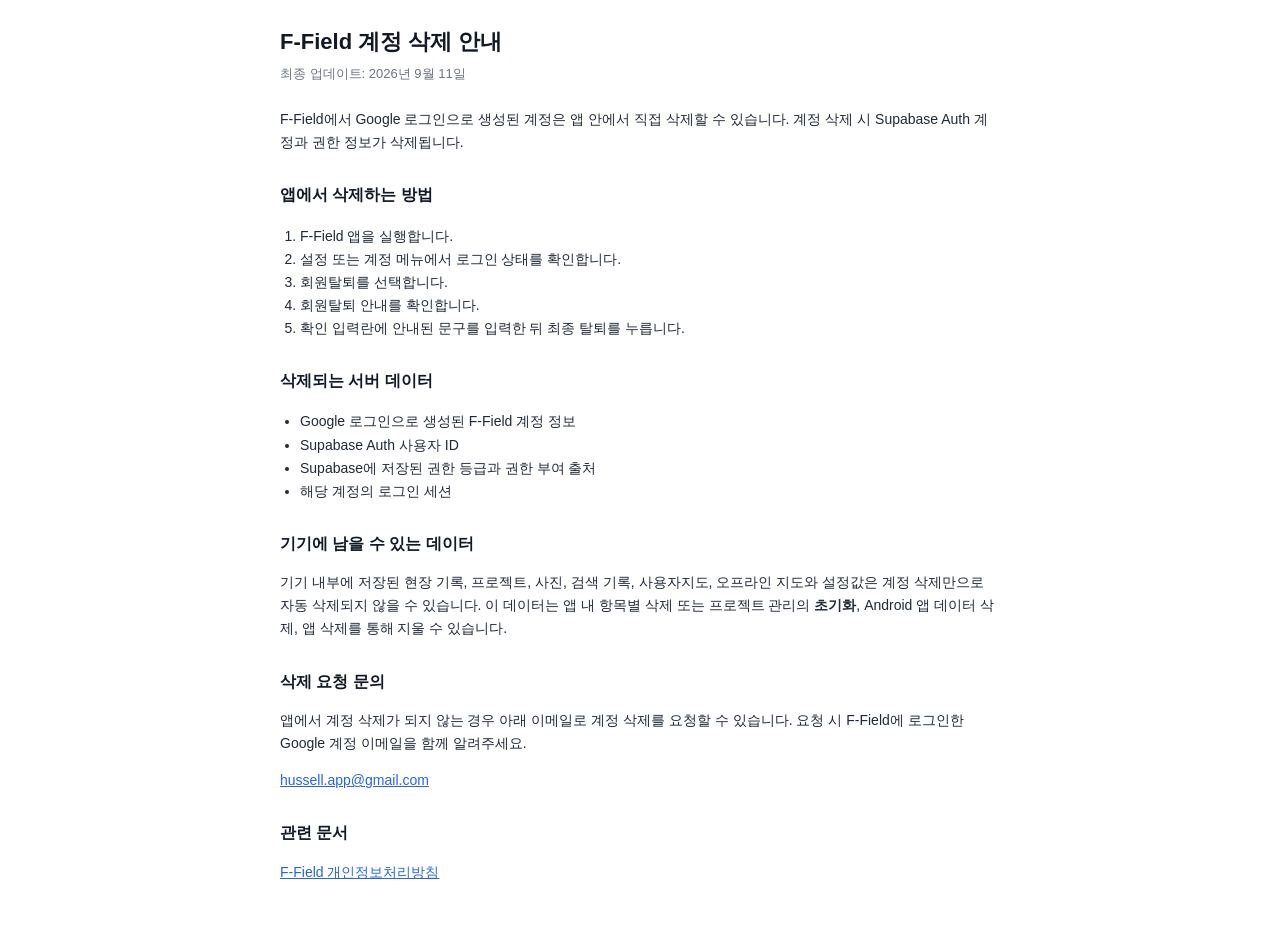
<file: account-deletion.html>
<!doctype html>
<html lang="ko">

<head>
    <meta charset="utf-8">
    <meta name="viewport" content="width=device-width, initial-scale=1, viewport-fit=cover">
    <title>F-Field 계정 삭제 안내</title>
    <style>
        body {
            margin: 0;
            padding: 28px 20px 48px;
            font-family: -apple-system, BlinkMacSystemFont, "Segoe UI", sans-serif;
            color: #1f2937;
            line-height: 1.65;
            background: #fff;
        }

        main {
            max-width: 720px;
            margin: 0 auto;
        }

        h1 {
            margin: 0 0 6px;
            font-size: 22px;
            line-height: 1.3;
            color: #111827;
        }

        h2 {
            margin: 28px 0 8px;
            font-size: 16px;
            color: #111827;
        }

        p,
        li {
            font-size: 14px;
        }

        .meta {
            margin: 0 0 24px;
            color: #6b7280;
            font-size: 13px;
        }

        ul,
        ol {
            padding-left: 20px;
        }

        a {
            color: #2563eb;
        }
    </style>
</head>

<body>
    <main>
        <h1>F-Field 계정 삭제 안내</h1>
        <p class="meta">최종 업데이트: 2026년 9월 11일</p>

        <p>F-Field에서 Google 로그인으로 생성된 계정은 앱 안에서 직접 삭제할 수 있습니다. 계정 삭제 시 Supabase Auth 계정과 권한 정보가 삭제됩니다.</p>

        <h2>앱에서 삭제하는 방법</h2>
        <ol>
            <li>F-Field 앱을 실행합니다.</li>
            <li>설정 또는 계정 메뉴에서 로그인 상태를 확인합니다.</li>
            <li>회원탈퇴를 선택합니다.</li>
            <li>회원탈퇴 안내를 확인합니다.</li>
            <li>확인 입력란에 안내된 문구를 입력한 뒤 최종 탈퇴를 누릅니다.</li>
        </ol>

        <h2>삭제되는 서버 데이터</h2>
        <ul>
            <li>Google 로그인으로 생성된 F-Field 계정 정보</li>
            <li>Supabase Auth 사용자 ID</li>
            <li>Supabase에 저장된 권한 등급과 권한 부여 출처</li>
            <li>해당 계정의 로그인 세션</li>
        </ul>

        <h2>기기에 남을 수 있는 데이터</h2>
        <p>기기 내부에 저장된 현장 기록, 프로젝트, 사진, 검색 기록, 사용자지도, 오프라인 지도와 설정값은 계정 삭제만으로 자동 삭제되지 않을 수 있습니다. 이 데이터는 앱 내 항목별 삭제 또는 프로젝트 관리의 <strong>초기화</strong>, Android 앱 데이터 삭제, 앱 삭제를 통해 지울 수 있습니다.</p>

        <h2>삭제 요청 문의</h2>
        <p>앱에서 계정 삭제가 되지 않는 경우 아래 이메일로 계정 삭제를 요청할 수 있습니다. 요청 시 F-Field에 로그인한 Google 계정 이메일을 함께 알려주세요.</p>
        <p><a href="mailto:hussell.app@gmail.com">hussell.app@gmail.com</a></p>

        <h2>관련 문서</h2>
        <p><a href="./privacy-policy.html">F-Field 개인정보처리방침</a></p>
    </main>
</body>

</html>
</file>
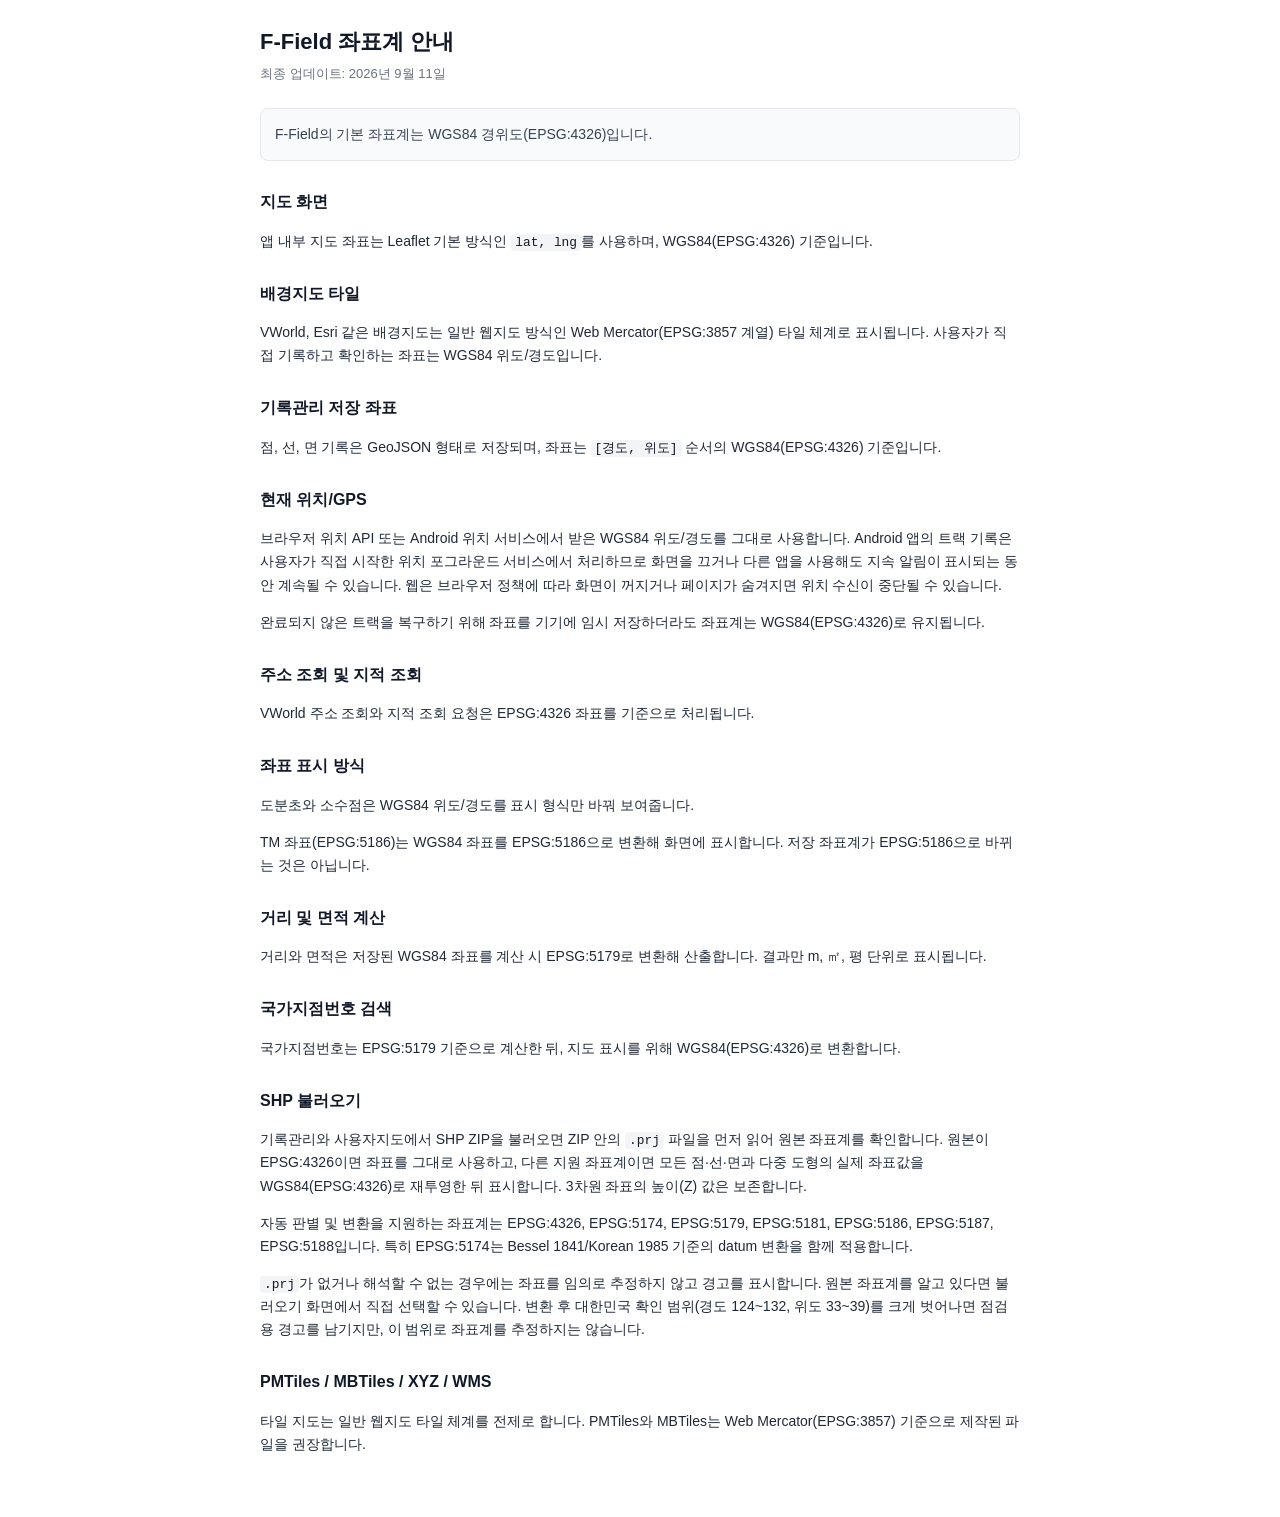
<file: coordinate-system.html>
<!doctype html>
<html lang="ko">

<head>
    <meta charset="utf-8">
    <meta name="viewport" content="width=device-width, initial-scale=1, viewport-fit=cover">
    <title>F-Field 좌표계 안내</title>
    <style>
        body {
            margin: 0;
            padding: 28px 20px 48px;
            font-family: -apple-system, BlinkMacSystemFont, "Segoe UI", sans-serif;
            color: #1f2937;
            line-height: 1.65;
            background: #fff;
        }

        main {
            max-width: 760px;
            margin: 0 auto;
        }

        h1 {
            margin: 0 0 6px;
            font-size: 22px;
            line-height: 1.3;
            color: #111827;
        }

        h2 {
            margin: 28px 0 8px;
            font-size: 16px;
            color: #111827;
        }

        p,
        li {
            font-size: 14px;
        }

        .meta {
            margin: 0 0 24px;
            color: #6b7280;
            font-size: 13px;
        }

        .notice {
            margin: 16px 0 22px;
            padding: 14px;
            border-radius: 8px;
            background: #f8fafc;
            border: 1px solid #e5e7eb;
            color: #374151;
            font-size: 14px;
        }

        code {
            padding: 1px 4px;
            border-radius: 4px;
            background: #f3f4f6;
            color: #111827;
            font-family: ui-monospace, SFMono-Regular, Menlo, Monaco, Consolas, monospace;
            font-size: 0.92em;
        }
    </style>
</head>

<body>
    <main>
        <h1>F-Field 좌표계 안내</h1>
        <p class="meta">최종 업데이트: 2026년 9월 11일</p>

        <p class="notice">F-Field의 기본 좌표계는 WGS84 경위도(EPSG:4326)입니다.</p>

        <h2>지도 화면</h2>
        <p>앱 내부 지도 좌표는 Leaflet 기본 방식인 <code>lat, lng</code>를 사용하며, WGS84(EPSG:4326) 기준입니다.</p>

        <h2>배경지도 타일</h2>
        <p>VWorld, Esri 같은 배경지도는 일반 웹지도 방식인 Web Mercator(EPSG:3857 계열) 타일 체계로 표시됩니다. 사용자가 직접 기록하고 확인하는 좌표는 WGS84 위도/경도입니다.</p>

        <h2>기록관리 저장 좌표</h2>
        <p>점, 선, 면 기록은 GeoJSON 형태로 저장되며, 좌표는 <code>[경도, 위도]</code> 순서의 WGS84(EPSG:4326) 기준입니다.</p>

        <h2>현재 위치/GPS</h2>
        <p>브라우저 위치 API 또는 Android 위치 서비스에서 받은 WGS84 위도/경도를 그대로 사용합니다. Android 앱의 트랙 기록은 사용자가 직접 시작한 위치 포그라운드 서비스에서 처리하므로 화면을 끄거나 다른 앱을 사용해도 지속 알림이 표시되는 동안 계속될 수 있습니다. 웹은 브라우저 정책에 따라 화면이 꺼지거나 페이지가 숨겨지면 위치 수신이 중단될 수 있습니다.</p>
        <p>완료되지 않은 트랙을 복구하기 위해 좌표를 기기에 임시 저장하더라도 좌표계는 WGS84(EPSG:4326)로 유지됩니다.</p>

        <h2>주소 조회 및 지적 조회</h2>
        <p>VWorld 주소 조회와 지적 조회 요청은 EPSG:4326 좌표를 기준으로 처리됩니다.</p>

        <h2>좌표 표시 방식</h2>
        <p>도분초와 소수점은 WGS84 위도/경도를 표시 형식만 바꿔 보여줍니다.</p>
        <p>TM 좌표(EPSG:5186)는 WGS84 좌표를 EPSG:5186으로 변환해 화면에 표시합니다. 저장 좌표계가 EPSG:5186으로 바뀌는 것은 아닙니다.</p>

        <h2>거리 및 면적 계산</h2>
        <p>거리와 면적은 저장된 WGS84 좌표를 계산 시 EPSG:5179로 변환해 산출합니다. 결과만 m, ㎡, 평 단위로 표시됩니다.</p>

        <h2>국가지점번호 검색</h2>
        <p>국가지점번호는 EPSG:5179 기준으로 계산한 뒤, 지도 표시를 위해 WGS84(EPSG:4326)로 변환합니다.</p>

        <h2>SHP 불러오기</h2>
        <p>기록관리와 사용자지도에서 SHP ZIP을 불러오면 ZIP 안의 <code>.prj</code> 파일을 먼저 읽어 원본 좌표계를 확인합니다. 원본이
            EPSG:4326이면 좌표를 그대로 사용하고, 다른 지원 좌표계이면 모든 점·선·면과 다중 도형의 실제 좌표값을 WGS84(EPSG:4326)로 재투영한 뒤
            표시합니다. 3차원 좌표의 높이(Z) 값은 보존합니다.</p>
        <p>자동 판별 및 변환을 지원하는 좌표계는 EPSG:4326, EPSG:5174, EPSG:5179, EPSG:5181, EPSG:5186, EPSG:5187,
            EPSG:5188입니다. 특히 EPSG:5174는 Bessel 1841/Korean 1985 기준의 datum 변환을 함께 적용합니다.</p>
        <p><code>.prj</code>가 없거나 해석할 수 없는 경우에는 좌표를 임의로 추정하지 않고 경고를 표시합니다. 원본 좌표계를 알고 있다면 불러오기 화면에서
            직접 선택할 수 있습니다. 변환 후 대한민국 확인 범위(경도 124~132, 위도 33~39)를 크게 벗어나면 점검용 경고를 남기지만, 이 범위로
            좌표계를 추정하지는 않습니다.</p>

        <h2>PMTiles / MBTiles / XYZ / WMS</h2>
        <p>타일 지도는 일반 웹지도 타일 체계를 전제로 합니다. PMTiles와 MBTiles는 Web Mercator(EPSG:3857) 기준으로 제작된 파일을 권장합니다.</p>
    </main>
</body>

</html>
</file>
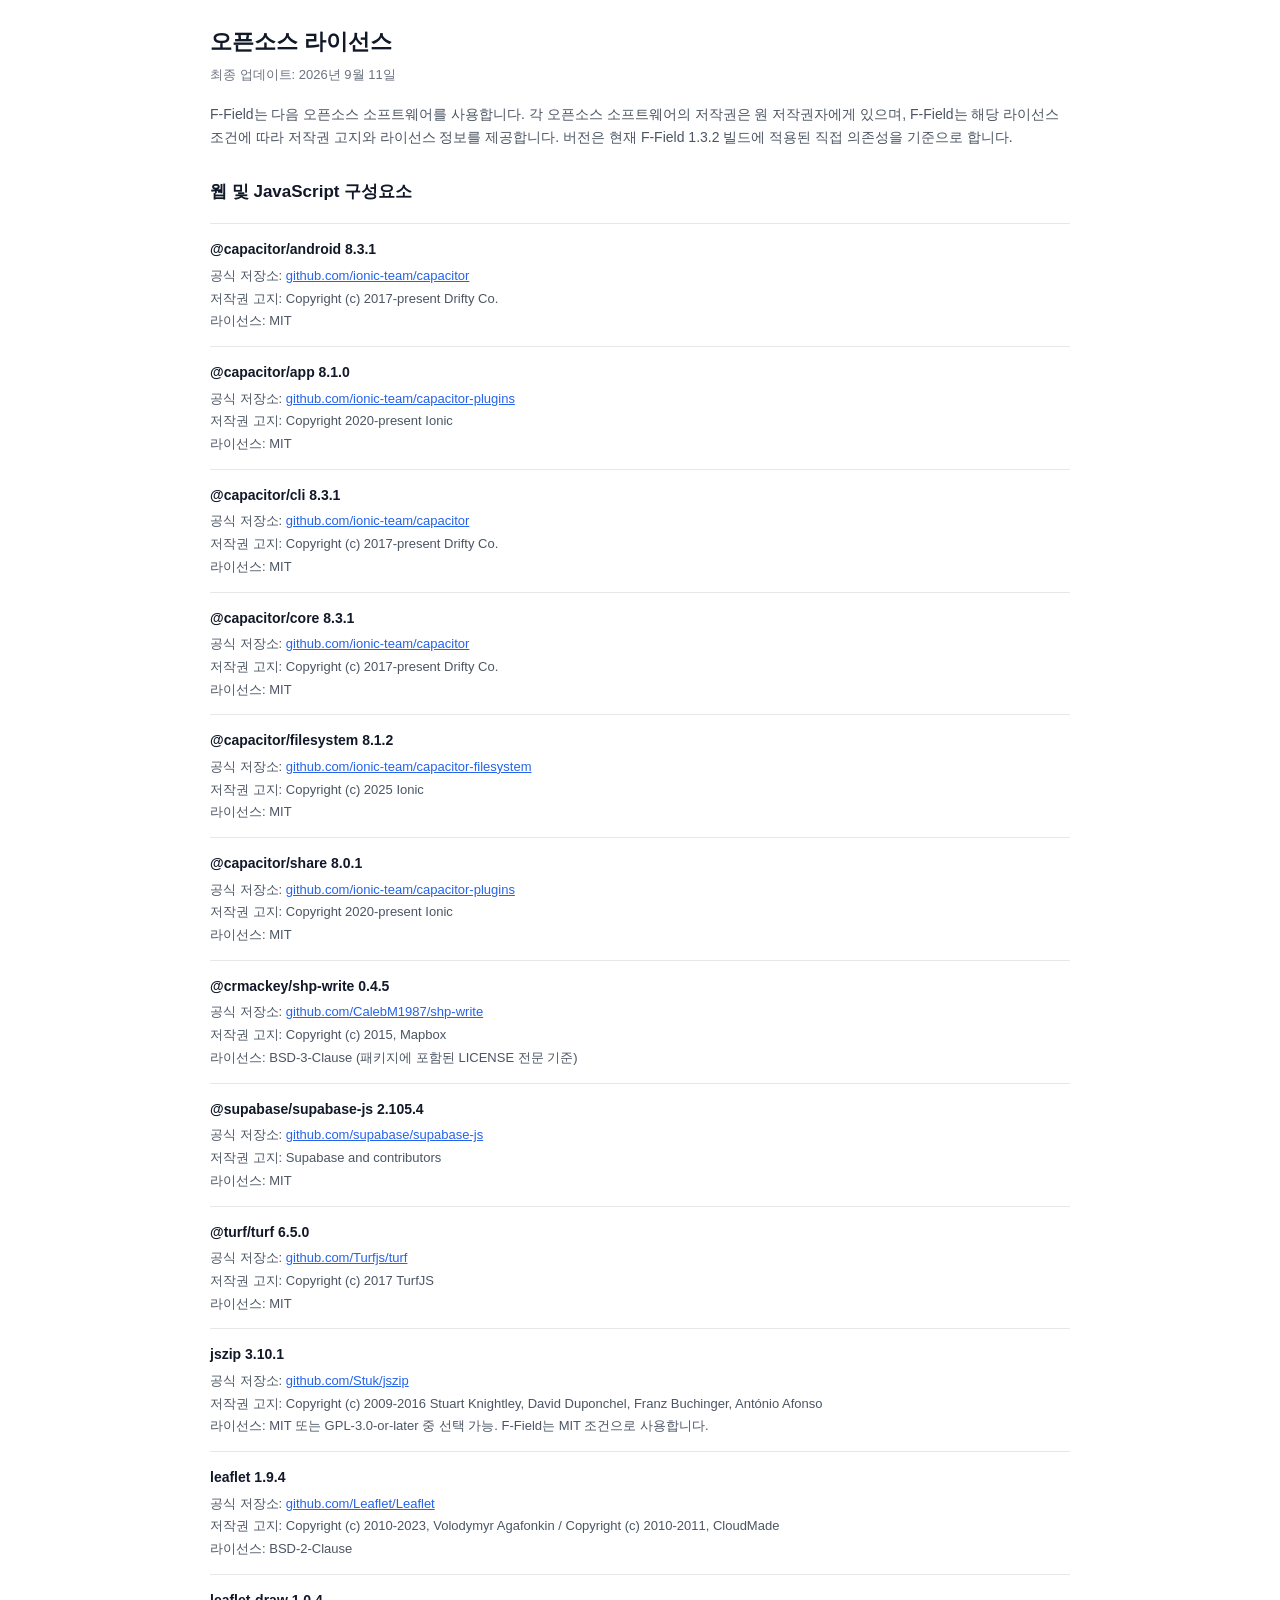
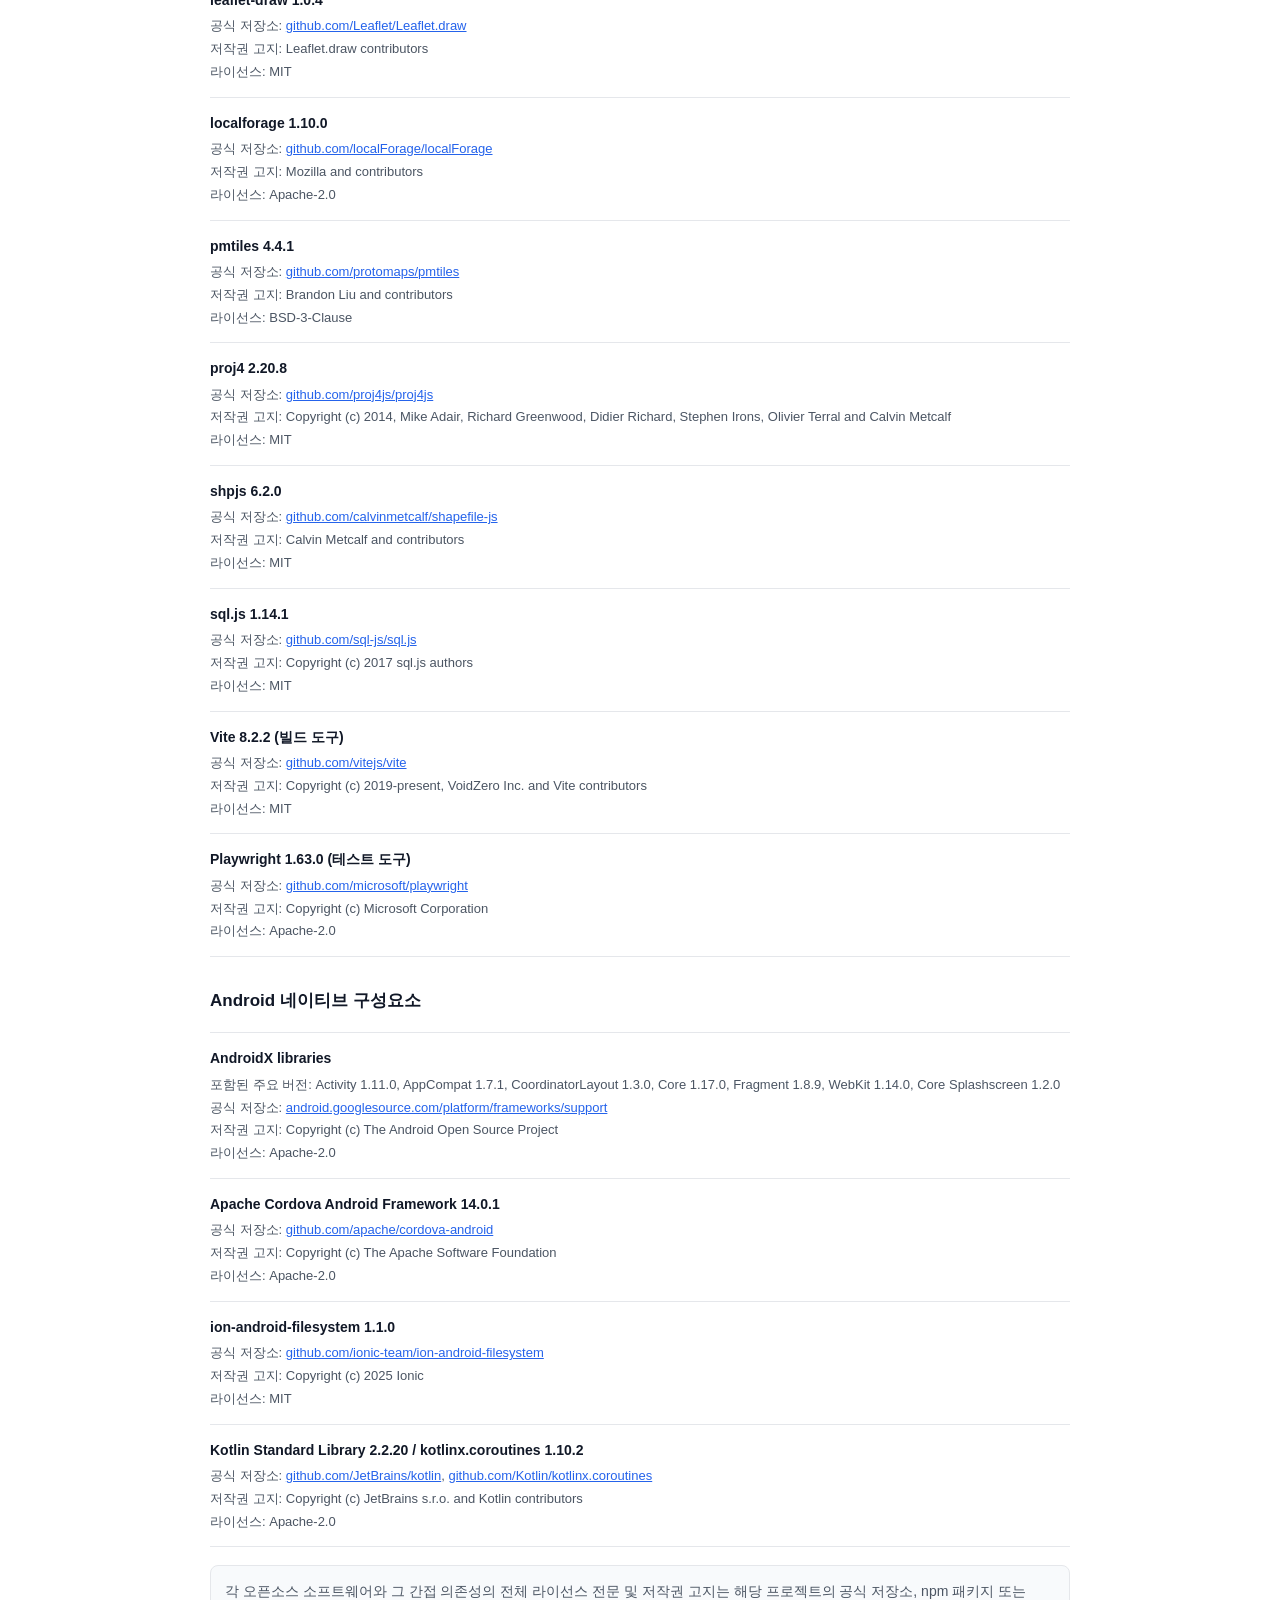
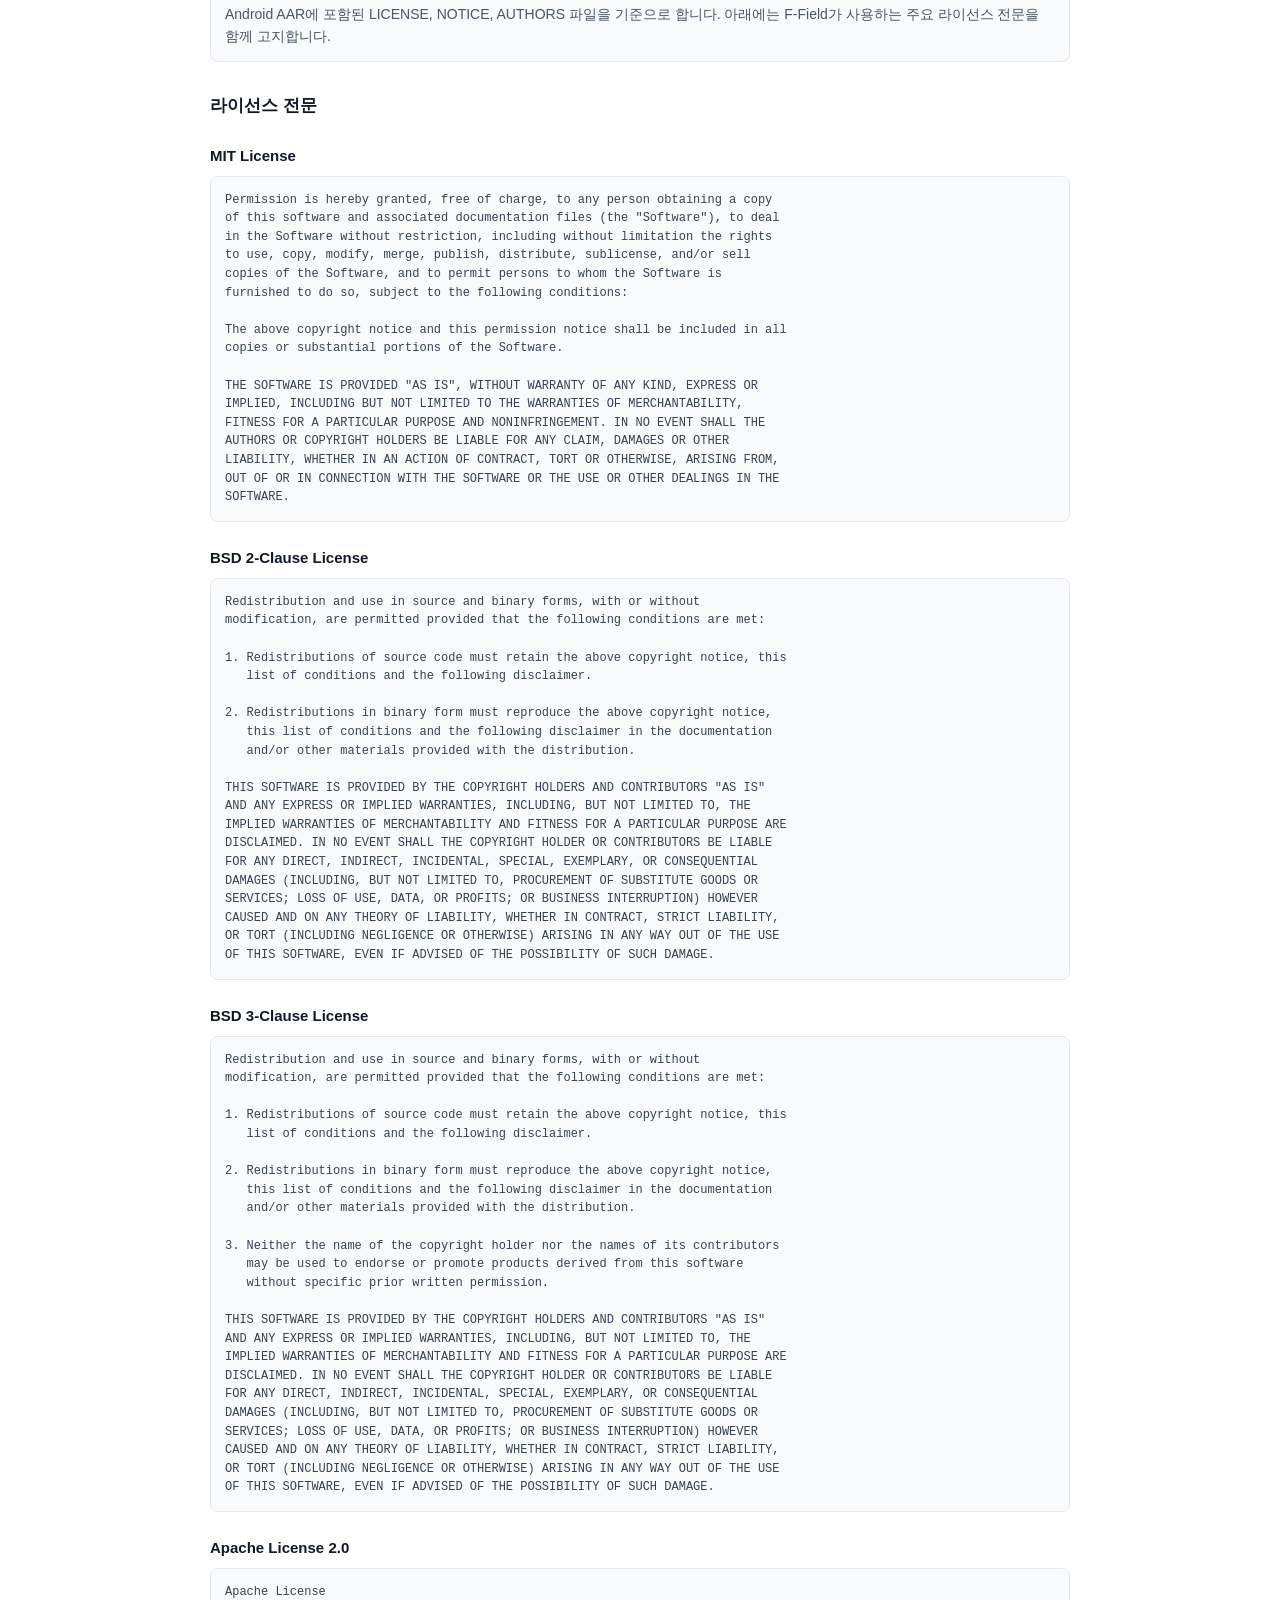
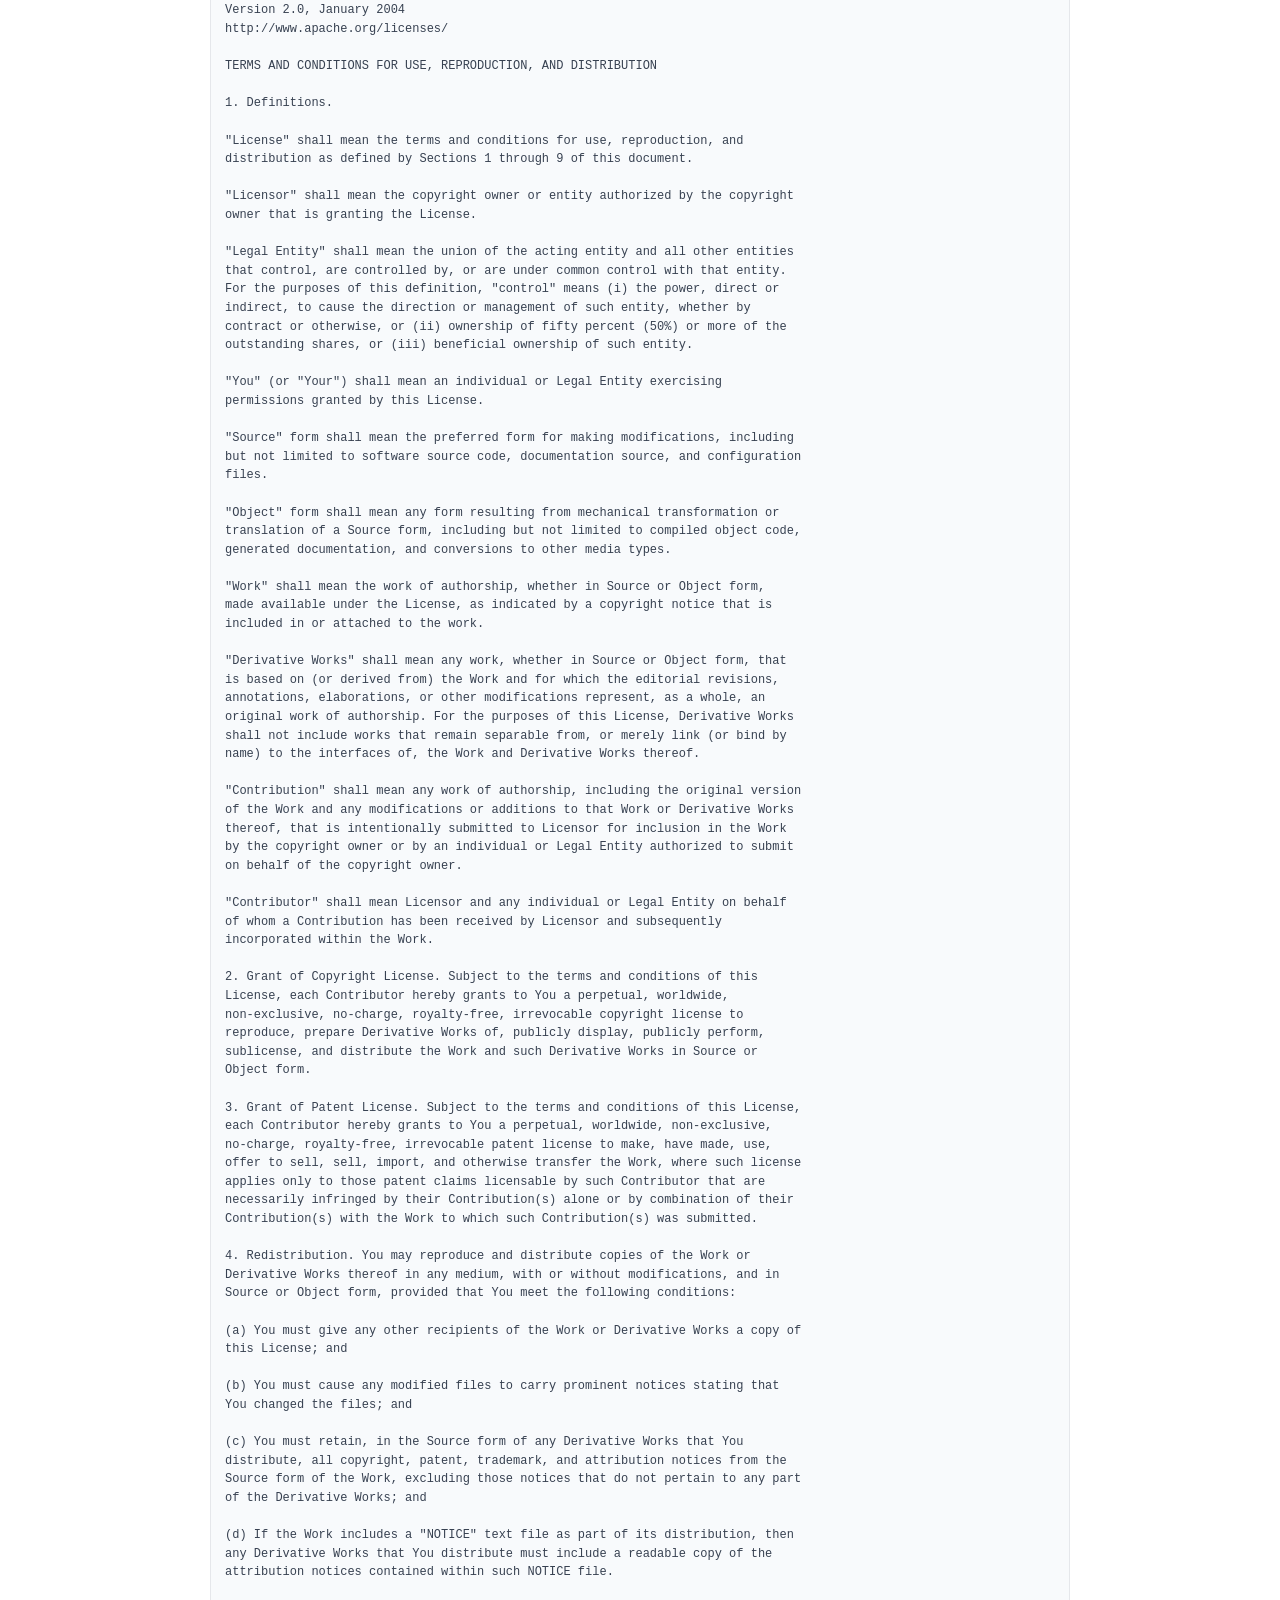
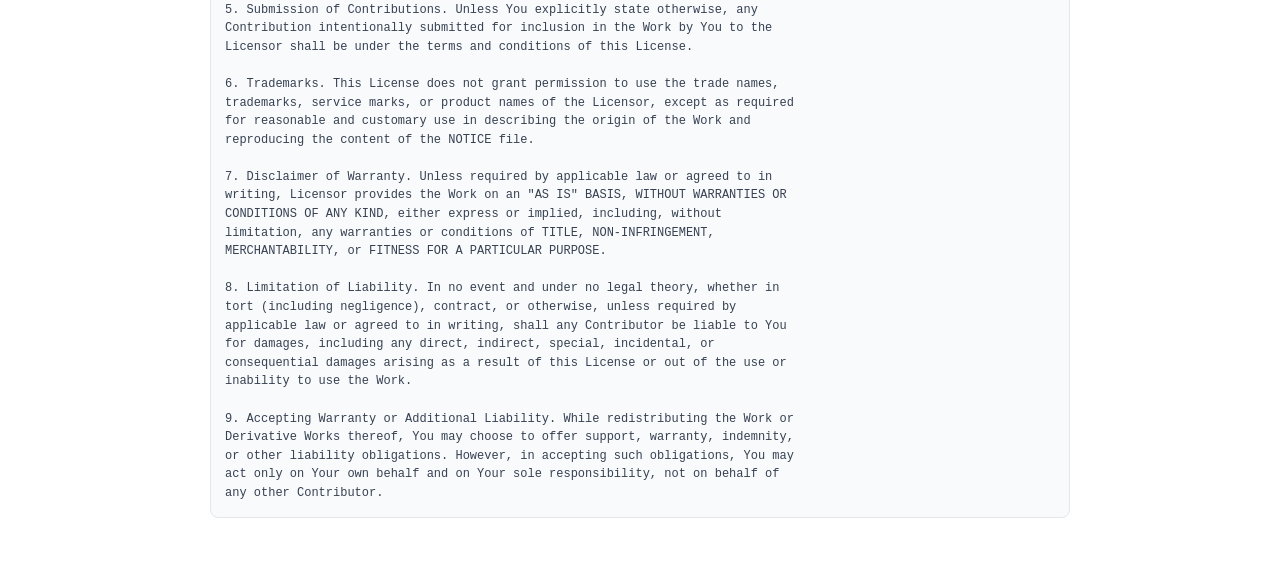
<file: open-source-licenses.html>
<!doctype html>
<html lang="ko">

<head>
    <meta charset="utf-8">
    <meta name="viewport" content="width=device-width, initial-scale=1, viewport-fit=cover">
    <title>F-Field 오픈소스 라이선스</title>
    <style>
        body {
            margin: 0;
            padding: 28px 20px 48px;
            font-family: -apple-system, BlinkMacSystemFont, "Segoe UI", sans-serif;
            color: #1f2937;
            line-height: 1.6;
            background: #fff;
        }

        main {
            max-width: 860px;
            margin: 0 auto;
        }

        h1 {
            margin: 0 0 8px;
            font-size: 22px;
            line-height: 1.3;
            color: #111827;
        }

        h2 {
            margin: 30px 0 10px;
            font-size: 17px;
            color: #111827;
        }

        h3 {
            margin: 24px 0 8px;
            font-size: 15px;
            color: #111827;
        }

        p,
        li {
            font-size: 14px;
            color: #4b5563;
        }

        a {
            color: #2563eb;
            overflow-wrap: anywhere;
        }

        .license-list {
            margin-top: 18px;
            border-top: 1px solid #e5e7eb;
        }

        .license-entry {
            padding: 14px 0;
            border-bottom: 1px solid #e5e7eb;
            font-size: 13px;
            color: #4b5563;
        }

        .license-library {
            display: block;
            margin-bottom: 5px;
            color: #111827;
            font-size: 14px;
            font-weight: 800;
        }

        .license-line {
            display: block;
            margin-top: 2px;
        }

        .notice {
            margin-top: 18px;
            padding: 14px;
            border-radius: 8px;
            background: #f8fafc;
            border: 1px solid #e5e7eb;
        }

        .meta {
            margin: 0 0 18px;
            color: #6b7280;
            font-size: 13px;
        }

        .license-text {
            white-space: pre-wrap;
            word-break: break-word;
            margin: 8px 0 18px;
            padding: 14px;
            border-radius: 8px;
            background: #f8fafc;
            border: 1px solid #e5e7eb;
            color: #374151;
            font-size: 12px;
            line-height: 1.55;
            overflow-x: auto;
        }
    </style>
</head>

<body>
    <main>
        <h1>오픈소스 라이선스</h1>
        <p class="meta">최종 업데이트: 2026년 9월 11일</p>
        <p>F-Field는 다음 오픈소스 소프트웨어를 사용합니다. 각 오픈소스 소프트웨어의 저작권은 원 저작권자에게 있으며,
            F-Field는 해당 라이선스 조건에 따라 저작권 고지와 라이선스 정보를 제공합니다. 버전은 현재 F-Field 1.3.2 빌드에 적용된 직접 의존성을 기준으로 합니다.</p>

        <h2>웹 및 JavaScript 구성요소</h2>

        <div class="license-list">
            <div class="license-entry">
                <strong class="license-library">@capacitor/android 8.3.1</strong>
                <span class="license-line">공식 저장소: <a href="https://github.com/ionic-team/capacitor">github.com/ionic-team/capacitor</a></span>
                <span class="license-line">저작권 고지: Copyright (c) 2017-present Drifty Co.</span>
                <span class="license-line">라이선스: MIT</span>
            </div>
            <div class="license-entry">
                <strong class="license-library">@capacitor/app 8.1.0</strong>
                <span class="license-line">공식 저장소: <a href="https://github.com/ionic-team/capacitor-plugins">github.com/ionic-team/capacitor-plugins</a></span>
                <span class="license-line">저작권 고지: Copyright 2020-present Ionic</span>
                <span class="license-line">라이선스: MIT</span>
            </div>
            <div class="license-entry">
                <strong class="license-library">@capacitor/cli 8.3.1</strong>
                <span class="license-line">공식 저장소: <a href="https://github.com/ionic-team/capacitor">github.com/ionic-team/capacitor</a></span>
                <span class="license-line">저작권 고지: Copyright (c) 2017-present Drifty Co.</span>
                <span class="license-line">라이선스: MIT</span>
            </div>
            <div class="license-entry">
                <strong class="license-library">@capacitor/core 8.3.1</strong>
                <span class="license-line">공식 저장소: <a href="https://github.com/ionic-team/capacitor">github.com/ionic-team/capacitor</a></span>
                <span class="license-line">저작권 고지: Copyright (c) 2017-present Drifty Co.</span>
                <span class="license-line">라이선스: MIT</span>
            </div>
            <div class="license-entry">
                <strong class="license-library">@capacitor/filesystem 8.1.2</strong>
                <span class="license-line">공식 저장소: <a href="https://github.com/ionic-team/capacitor-filesystem">github.com/ionic-team/capacitor-filesystem</a></span>
                <span class="license-line">저작권 고지: Copyright (c) 2025 Ionic</span>
                <span class="license-line">라이선스: MIT</span>
            </div>
            <div class="license-entry">
                <strong class="license-library">@capacitor/share 8.0.1</strong>
                <span class="license-line">공식 저장소: <a href="https://github.com/ionic-team/capacitor-plugins">github.com/ionic-team/capacitor-plugins</a></span>
                <span class="license-line">저작권 고지: Copyright 2020-present Ionic</span>
                <span class="license-line">라이선스: MIT</span>
            </div>
            <div class="license-entry">
                <strong class="license-library">@crmackey/shp-write 0.4.5</strong>
                <span class="license-line">공식 저장소: <a href="https://github.com/CalebM1987/shp-write">github.com/CalebM1987/shp-write</a></span>
                <span class="license-line">저작권 고지: Copyright (c) 2015, Mapbox</span>
                <span class="license-line">라이선스: BSD-3-Clause (패키지에 포함된 LICENSE 전문 기준)</span>
            </div>
            <div class="license-entry">
                <strong class="license-library">@supabase/supabase-js 2.105.4</strong>
                <span class="license-line">공식 저장소: <a href="https://github.com/supabase/supabase-js">github.com/supabase/supabase-js</a></span>
                <span class="license-line">저작권 고지: Supabase and contributors</span>
                <span class="license-line">라이선스: MIT</span>
            </div>
            <div class="license-entry">
                <strong class="license-library">@turf/turf 6.5.0</strong>
                <span class="license-line">공식 저장소: <a href="https://github.com/Turfjs/turf">github.com/Turfjs/turf</a></span>
                <span class="license-line">저작권 고지: Copyright (c) 2017 TurfJS</span>
                <span class="license-line">라이선스: MIT</span>
            </div>
            <div class="license-entry">
                <strong class="license-library">jszip 3.10.1</strong>
                <span class="license-line">공식 저장소: <a href="https://github.com/Stuk/jszip">github.com/Stuk/jszip</a></span>
                <span class="license-line">저작권 고지: Copyright (c) 2009-2016 Stuart Knightley, David Duponchel, Franz Buchinger, António Afonso</span>
                <span class="license-line">라이선스: MIT 또는 GPL-3.0-or-later 중 선택 가능. F-Field는 MIT 조건으로 사용합니다.</span>
            </div>
            <div class="license-entry">
                <strong class="license-library">leaflet 1.9.4</strong>
                <span class="license-line">공식 저장소: <a href="https://github.com/Leaflet/Leaflet">github.com/Leaflet/Leaflet</a></span>
                <span class="license-line">저작권 고지: Copyright (c) 2010-2023, Volodymyr Agafonkin / Copyright (c) 2010-2011, CloudMade</span>
                <span class="license-line">라이선스: BSD-2-Clause</span>
            </div>
            <div class="license-entry">
                <strong class="license-library">leaflet-draw 1.0.4</strong>
                <span class="license-line">공식 저장소: <a href="https://github.com/Leaflet/Leaflet.draw">github.com/Leaflet/Leaflet.draw</a></span>
                <span class="license-line">저작권 고지: Leaflet.draw contributors</span>
                <span class="license-line">라이선스: MIT</span>
            </div>
            <div class="license-entry">
                <strong class="license-library">localforage 1.10.0</strong>
                <span class="license-line">공식 저장소: <a href="https://github.com/localForage/localForage">github.com/localForage/localForage</a></span>
                <span class="license-line">저작권 고지: Mozilla and contributors</span>
                <span class="license-line">라이선스: Apache-2.0</span>
            </div>
            <div class="license-entry">
                <strong class="license-library">pmtiles 4.4.1</strong>
                <span class="license-line">공식 저장소: <a href="https://github.com/protomaps/pmtiles">github.com/protomaps/pmtiles</a></span>
                <span class="license-line">저작권 고지: Brandon Liu and contributors</span>
                <span class="license-line">라이선스: BSD-3-Clause</span>
            </div>
            <div class="license-entry">
                <strong class="license-library">proj4 2.20.8</strong>
                <span class="license-line">공식 저장소: <a href="https://github.com/proj4js/proj4js">github.com/proj4js/proj4js</a></span>
                <span class="license-line">저작권 고지: Copyright (c) 2014, Mike Adair, Richard Greenwood, Didier Richard, Stephen Irons, Olivier Terral and Calvin Metcalf</span>
                <span class="license-line">라이선스: MIT</span>
            </div>
            <div class="license-entry">
                <strong class="license-library">shpjs 6.2.0</strong>
                <span class="license-line">공식 저장소: <a href="https://github.com/calvinmetcalf/shapefile-js">github.com/calvinmetcalf/shapefile-js</a></span>
                <span class="license-line">저작권 고지: Calvin Metcalf and contributors</span>
                <span class="license-line">라이선스: MIT</span>
            </div>
            <div class="license-entry">
                <strong class="license-library">sql.js 1.14.1</strong>
                <span class="license-line">공식 저장소: <a href="https://github.com/sql-js/sql.js">github.com/sql-js/sql.js</a></span>
                <span class="license-line">저작권 고지: Copyright (c) 2017 sql.js authors</span>
                <span class="license-line">라이선스: MIT</span>
            </div>
            <div class="license-entry">
                <strong class="license-library">Vite 8.2.2 (빌드 도구)</strong>
                <span class="license-line">공식 저장소: <a href="https://github.com/vitejs/vite">github.com/vitejs/vite</a></span>
                <span class="license-line">저작권 고지: Copyright (c) 2019-present, VoidZero Inc. and Vite contributors</span>
                <span class="license-line">라이선스: MIT</span>
            </div>
            <div class="license-entry">
                <strong class="license-library">Playwright 1.63.0 (테스트 도구)</strong>
                <span class="license-line">공식 저장소: <a href="https://github.com/microsoft/playwright">github.com/microsoft/playwright</a></span>
                <span class="license-line">저작권 고지: Copyright (c) Microsoft Corporation</span>
                <span class="license-line">라이선스: Apache-2.0</span>
            </div>
        </div>

        <h2>Android 네이티브 구성요소</h2>

        <div class="license-list">
            <div class="license-entry">
                <strong class="license-library">AndroidX libraries</strong>
                <span class="license-line">포함된 주요 버전: Activity 1.11.0, AppCompat 1.7.1, CoordinatorLayout 1.3.0, Core 1.17.0, Fragment 1.8.9, WebKit 1.14.0, Core Splashscreen 1.2.0</span>
                <span class="license-line">공식 저장소: <a href="https://android.googlesource.com/platform/frameworks/support/">android.googlesource.com/platform/frameworks/support</a></span>
                <span class="license-line">저작권 고지: Copyright (c) The Android Open Source Project</span>
                <span class="license-line">라이선스: Apache-2.0</span>
            </div>
            <div class="license-entry">
                <strong class="license-library">Apache Cordova Android Framework 14.0.1</strong>
                <span class="license-line">공식 저장소: <a href="https://github.com/apache/cordova-android">github.com/apache/cordova-android</a></span>
                <span class="license-line">저작권 고지: Copyright (c) The Apache Software Foundation</span>
                <span class="license-line">라이선스: Apache-2.0</span>
            </div>
            <div class="license-entry">
                <strong class="license-library">ion-android-filesystem 1.1.0</strong>
                <span class="license-line">공식 저장소: <a href="https://github.com/ionic-team/ion-android-filesystem">github.com/ionic-team/ion-android-filesystem</a></span>
                <span class="license-line">저작권 고지: Copyright (c) 2025 Ionic</span>
                <span class="license-line">라이선스: MIT</span>
            </div>
            <div class="license-entry">
                <strong class="license-library">Kotlin Standard Library 2.2.20 / kotlinx.coroutines 1.10.2</strong>
                <span class="license-line">공식 저장소: <a href="https://github.com/JetBrains/kotlin">github.com/JetBrains/kotlin</a>, <a href="https://github.com/Kotlin/kotlinx.coroutines">github.com/Kotlin/kotlinx.coroutines</a></span>
                <span class="license-line">저작권 고지: Copyright (c) JetBrains s.r.o. and Kotlin contributors</span>
                <span class="license-line">라이선스: Apache-2.0</span>
            </div>
        </div>

        <p class="notice">각 오픈소스 소프트웨어와 그 간접 의존성의 전체 라이선스 전문 및 저작권 고지는 해당 프로젝트의 공식 저장소, npm 패키지 또는 Android AAR에 포함된
            LICENSE, NOTICE, AUTHORS 파일을 기준으로 합니다. 아래에는 F-Field가 사용하는 주요 라이선스 전문을 함께 고지합니다.</p>

        <h2>라이선스 전문</h2>

        <h3>MIT License</h3>
        <pre class="license-text">Permission is hereby granted, free of charge, to any person obtaining a copy
of this software and associated documentation files (the "Software"), to deal
in the Software without restriction, including without limitation the rights
to use, copy, modify, merge, publish, distribute, sublicense, and/or sell
copies of the Software, and to permit persons to whom the Software is
furnished to do so, subject to the following conditions:

The above copyright notice and this permission notice shall be included in all
copies or substantial portions of the Software.

THE SOFTWARE IS PROVIDED "AS IS", WITHOUT WARRANTY OF ANY KIND, EXPRESS OR
IMPLIED, INCLUDING BUT NOT LIMITED TO THE WARRANTIES OF MERCHANTABILITY,
FITNESS FOR A PARTICULAR PURPOSE AND NONINFRINGEMENT. IN NO EVENT SHALL THE
AUTHORS OR COPYRIGHT HOLDERS BE LIABLE FOR ANY CLAIM, DAMAGES OR OTHER
LIABILITY, WHETHER IN AN ACTION OF CONTRACT, TORT OR OTHERWISE, ARISING FROM,
OUT OF OR IN CONNECTION WITH THE SOFTWARE OR THE USE OR OTHER DEALINGS IN THE
SOFTWARE.</pre>

        <h3>BSD 2-Clause License</h3>
        <pre class="license-text">Redistribution and use in source and binary forms, with or without
modification, are permitted provided that the following conditions are met:

1. Redistributions of source code must retain the above copyright notice, this
   list of conditions and the following disclaimer.

2. Redistributions in binary form must reproduce the above copyright notice,
   this list of conditions and the following disclaimer in the documentation
   and/or other materials provided with the distribution.

THIS SOFTWARE IS PROVIDED BY THE COPYRIGHT HOLDERS AND CONTRIBUTORS "AS IS"
AND ANY EXPRESS OR IMPLIED WARRANTIES, INCLUDING, BUT NOT LIMITED TO, THE
IMPLIED WARRANTIES OF MERCHANTABILITY AND FITNESS FOR A PARTICULAR PURPOSE ARE
DISCLAIMED. IN NO EVENT SHALL THE COPYRIGHT HOLDER OR CONTRIBUTORS BE LIABLE
FOR ANY DIRECT, INDIRECT, INCIDENTAL, SPECIAL, EXEMPLARY, OR CONSEQUENTIAL
DAMAGES (INCLUDING, BUT NOT LIMITED TO, PROCUREMENT OF SUBSTITUTE GOODS OR
SERVICES; LOSS OF USE, DATA, OR PROFITS; OR BUSINESS INTERRUPTION) HOWEVER
CAUSED AND ON ANY THEORY OF LIABILITY, WHETHER IN CONTRACT, STRICT LIABILITY,
OR TORT (INCLUDING NEGLIGENCE OR OTHERWISE) ARISING IN ANY WAY OUT OF THE USE
OF THIS SOFTWARE, EVEN IF ADVISED OF THE POSSIBILITY OF SUCH DAMAGE.</pre>

        <h3>BSD 3-Clause License</h3>
        <pre class="license-text">Redistribution and use in source and binary forms, with or without
modification, are permitted provided that the following conditions are met:

1. Redistributions of source code must retain the above copyright notice, this
   list of conditions and the following disclaimer.

2. Redistributions in binary form must reproduce the above copyright notice,
   this list of conditions and the following disclaimer in the documentation
   and/or other materials provided with the distribution.

3. Neither the name of the copyright holder nor the names of its contributors
   may be used to endorse or promote products derived from this software
   without specific prior written permission.

THIS SOFTWARE IS PROVIDED BY THE COPYRIGHT HOLDERS AND CONTRIBUTORS "AS IS"
AND ANY EXPRESS OR IMPLIED WARRANTIES, INCLUDING, BUT NOT LIMITED TO, THE
IMPLIED WARRANTIES OF MERCHANTABILITY AND FITNESS FOR A PARTICULAR PURPOSE ARE
DISCLAIMED. IN NO EVENT SHALL THE COPYRIGHT HOLDER OR CONTRIBUTORS BE LIABLE
FOR ANY DIRECT, INDIRECT, INCIDENTAL, SPECIAL, EXEMPLARY, OR CONSEQUENTIAL
DAMAGES (INCLUDING, BUT NOT LIMITED TO, PROCUREMENT OF SUBSTITUTE GOODS OR
SERVICES; LOSS OF USE, DATA, OR PROFITS; OR BUSINESS INTERRUPTION) HOWEVER
CAUSED AND ON ANY THEORY OF LIABILITY, WHETHER IN CONTRACT, STRICT LIABILITY,
OR TORT (INCLUDING NEGLIGENCE OR OTHERWISE) ARISING IN ANY WAY OUT OF THE USE
OF THIS SOFTWARE, EVEN IF ADVISED OF THE POSSIBILITY OF SUCH DAMAGE.</pre>

        <h3>Apache License 2.0</h3>
        <pre class="license-text">Apache License
Version 2.0, January 2004
http://www.apache.org/licenses/

TERMS AND CONDITIONS FOR USE, REPRODUCTION, AND DISTRIBUTION

1. Definitions.

"License" shall mean the terms and conditions for use, reproduction, and
distribution as defined by Sections 1 through 9 of this document.

"Licensor" shall mean the copyright owner or entity authorized by the copyright
owner that is granting the License.

"Legal Entity" shall mean the union of the acting entity and all other entities
that control, are controlled by, or are under common control with that entity.
For the purposes of this definition, "control" means (i) the power, direct or
indirect, to cause the direction or management of such entity, whether by
contract or otherwise, or (ii) ownership of fifty percent (50%) or more of the
outstanding shares, or (iii) beneficial ownership of such entity.

"You" (or "Your") shall mean an individual or Legal Entity exercising
permissions granted by this License.

"Source" form shall mean the preferred form for making modifications, including
but not limited to software source code, documentation source, and configuration
files.

"Object" form shall mean any form resulting from mechanical transformation or
translation of a Source form, including but not limited to compiled object code,
generated documentation, and conversions to other media types.

"Work" shall mean the work of authorship, whether in Source or Object form,
made available under the License, as indicated by a copyright notice that is
included in or attached to the work.

"Derivative Works" shall mean any work, whether in Source or Object form, that
is based on (or derived from) the Work and for which the editorial revisions,
annotations, elaborations, or other modifications represent, as a whole, an
original work of authorship. For the purposes of this License, Derivative Works
shall not include works that remain separable from, or merely link (or bind by
name) to the interfaces of, the Work and Derivative Works thereof.

"Contribution" shall mean any work of authorship, including the original version
of the Work and any modifications or additions to that Work or Derivative Works
thereof, that is intentionally submitted to Licensor for inclusion in the Work
by the copyright owner or by an individual or Legal Entity authorized to submit
on behalf of the copyright owner.

"Contributor" shall mean Licensor and any individual or Legal Entity on behalf
of whom a Contribution has been received by Licensor and subsequently
incorporated within the Work.

2. Grant of Copyright License. Subject to the terms and conditions of this
License, each Contributor hereby grants to You a perpetual, worldwide,
non-exclusive, no-charge, royalty-free, irrevocable copyright license to
reproduce, prepare Derivative Works of, publicly display, publicly perform,
sublicense, and distribute the Work and such Derivative Works in Source or
Object form.

3. Grant of Patent License. Subject to the terms and conditions of this License,
each Contributor hereby grants to You a perpetual, worldwide, non-exclusive,
no-charge, royalty-free, irrevocable patent license to make, have made, use,
offer to sell, sell, import, and otherwise transfer the Work, where such license
applies only to those patent claims licensable by such Contributor that are
necessarily infringed by their Contribution(s) alone or by combination of their
Contribution(s) with the Work to which such Contribution(s) was submitted.

4. Redistribution. You may reproduce and distribute copies of the Work or
Derivative Works thereof in any medium, with or without modifications, and in
Source or Object form, provided that You meet the following conditions:

(a) You must give any other recipients of the Work or Derivative Works a copy of
this License; and

(b) You must cause any modified files to carry prominent notices stating that
You changed the files; and

(c) You must retain, in the Source form of any Derivative Works that You
distribute, all copyright, patent, trademark, and attribution notices from the
Source form of the Work, excluding those notices that do not pertain to any part
of the Derivative Works; and

(d) If the Work includes a "NOTICE" text file as part of its distribution, then
any Derivative Works that You distribute must include a readable copy of the
attribution notices contained within such NOTICE file.

5. Submission of Contributions. Unless You explicitly state otherwise, any
Contribution intentionally submitted for inclusion in the Work by You to the
Licensor shall be under the terms and conditions of this License.

6. Trademarks. This License does not grant permission to use the trade names,
trademarks, service marks, or product names of the Licensor, except as required
for reasonable and customary use in describing the origin of the Work and
reproducing the content of the NOTICE file.

7. Disclaimer of Warranty. Unless required by applicable law or agreed to in
writing, Licensor provides the Work on an "AS IS" BASIS, WITHOUT WARRANTIES OR
CONDITIONS OF ANY KIND, either express or implied, including, without
limitation, any warranties or conditions of TITLE, NON-INFRINGEMENT,
MERCHANTABILITY, or FITNESS FOR A PARTICULAR PURPOSE.

8. Limitation of Liability. In no event and under no legal theory, whether in
tort (including negligence), contract, or otherwise, unless required by
applicable law or agreed to in writing, shall any Contributor be liable to You
for damages, including any direct, indirect, special, incidental, or
consequential damages arising as a result of this License or out of the use or
inability to use the Work.

9. Accepting Warranty or Additional Liability. While redistributing the Work or
Derivative Works thereof, You may choose to offer support, warranty, indemnity,
or other liability obligations. However, in accepting such obligations, You may
act only on Your own behalf and on Your sole responsibility, not on behalf of
any other Contributor.</pre>
    </main>
</body>

</html>
</file>
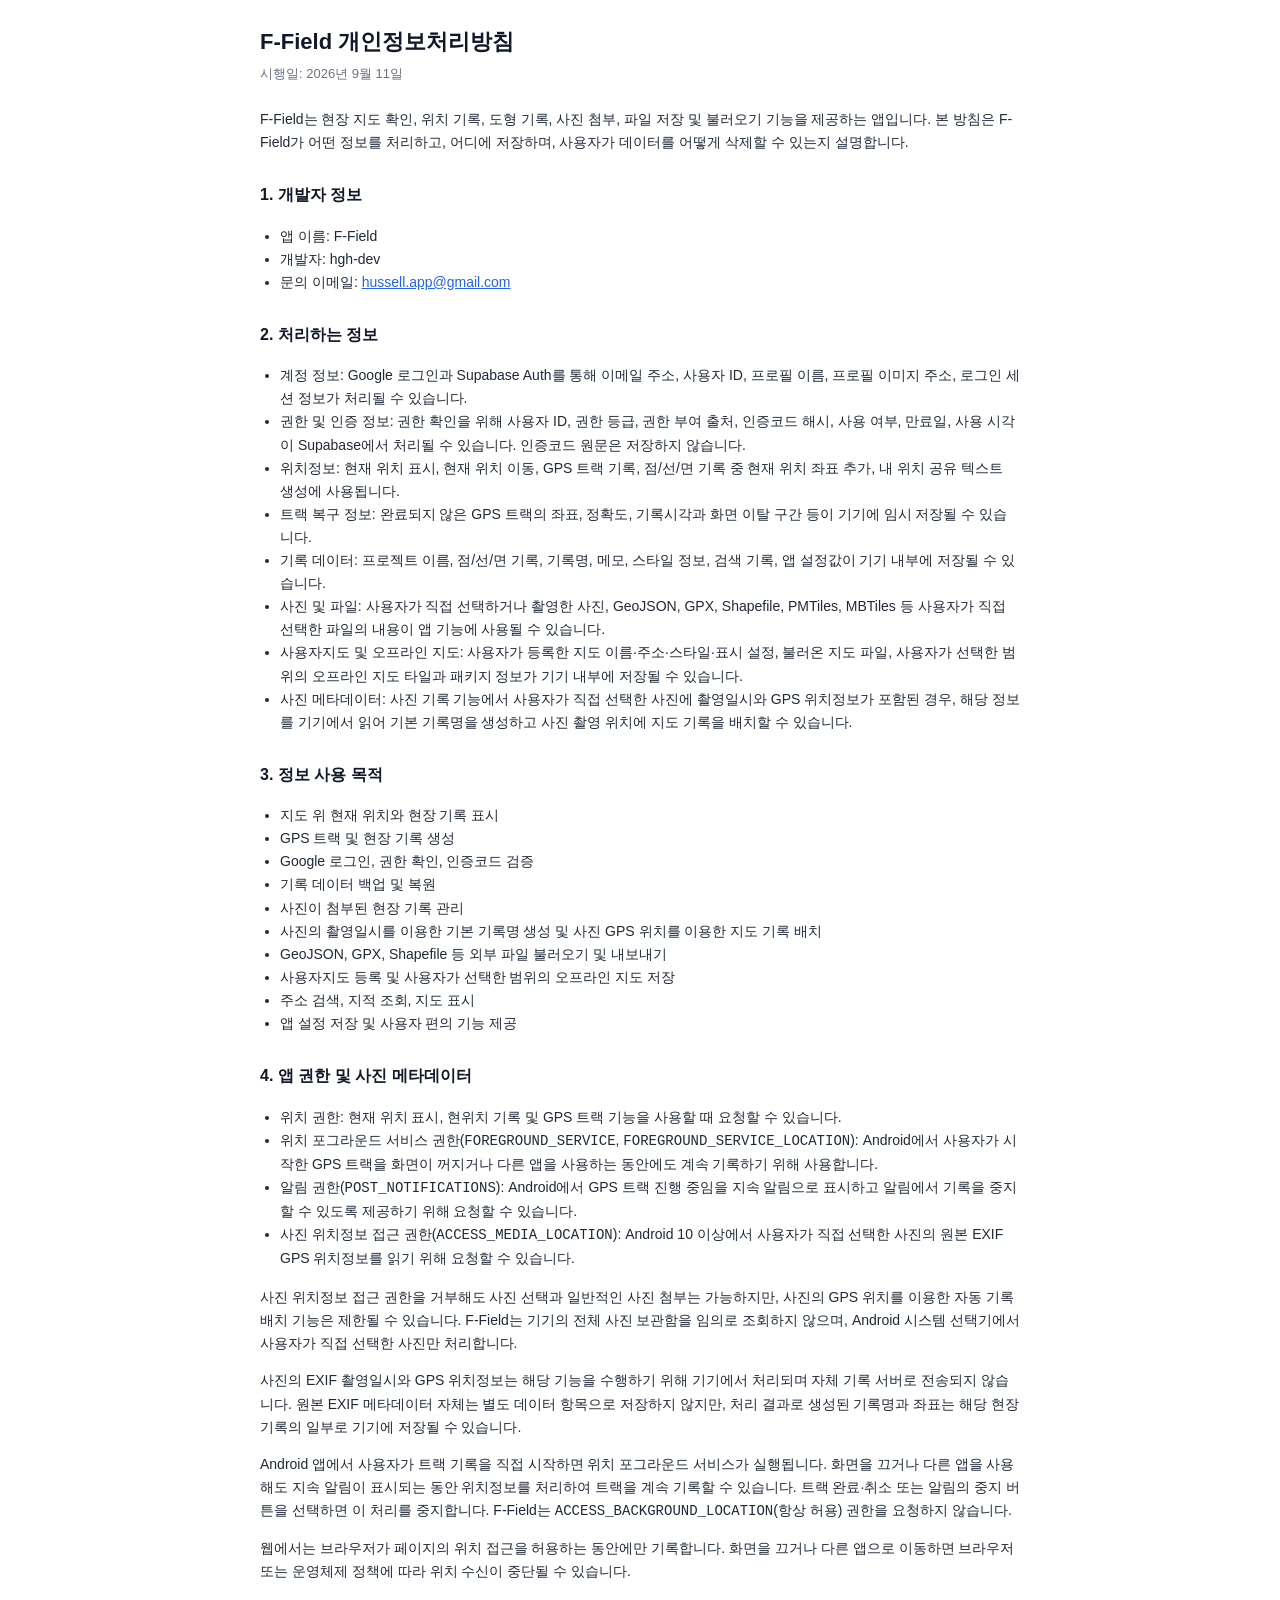
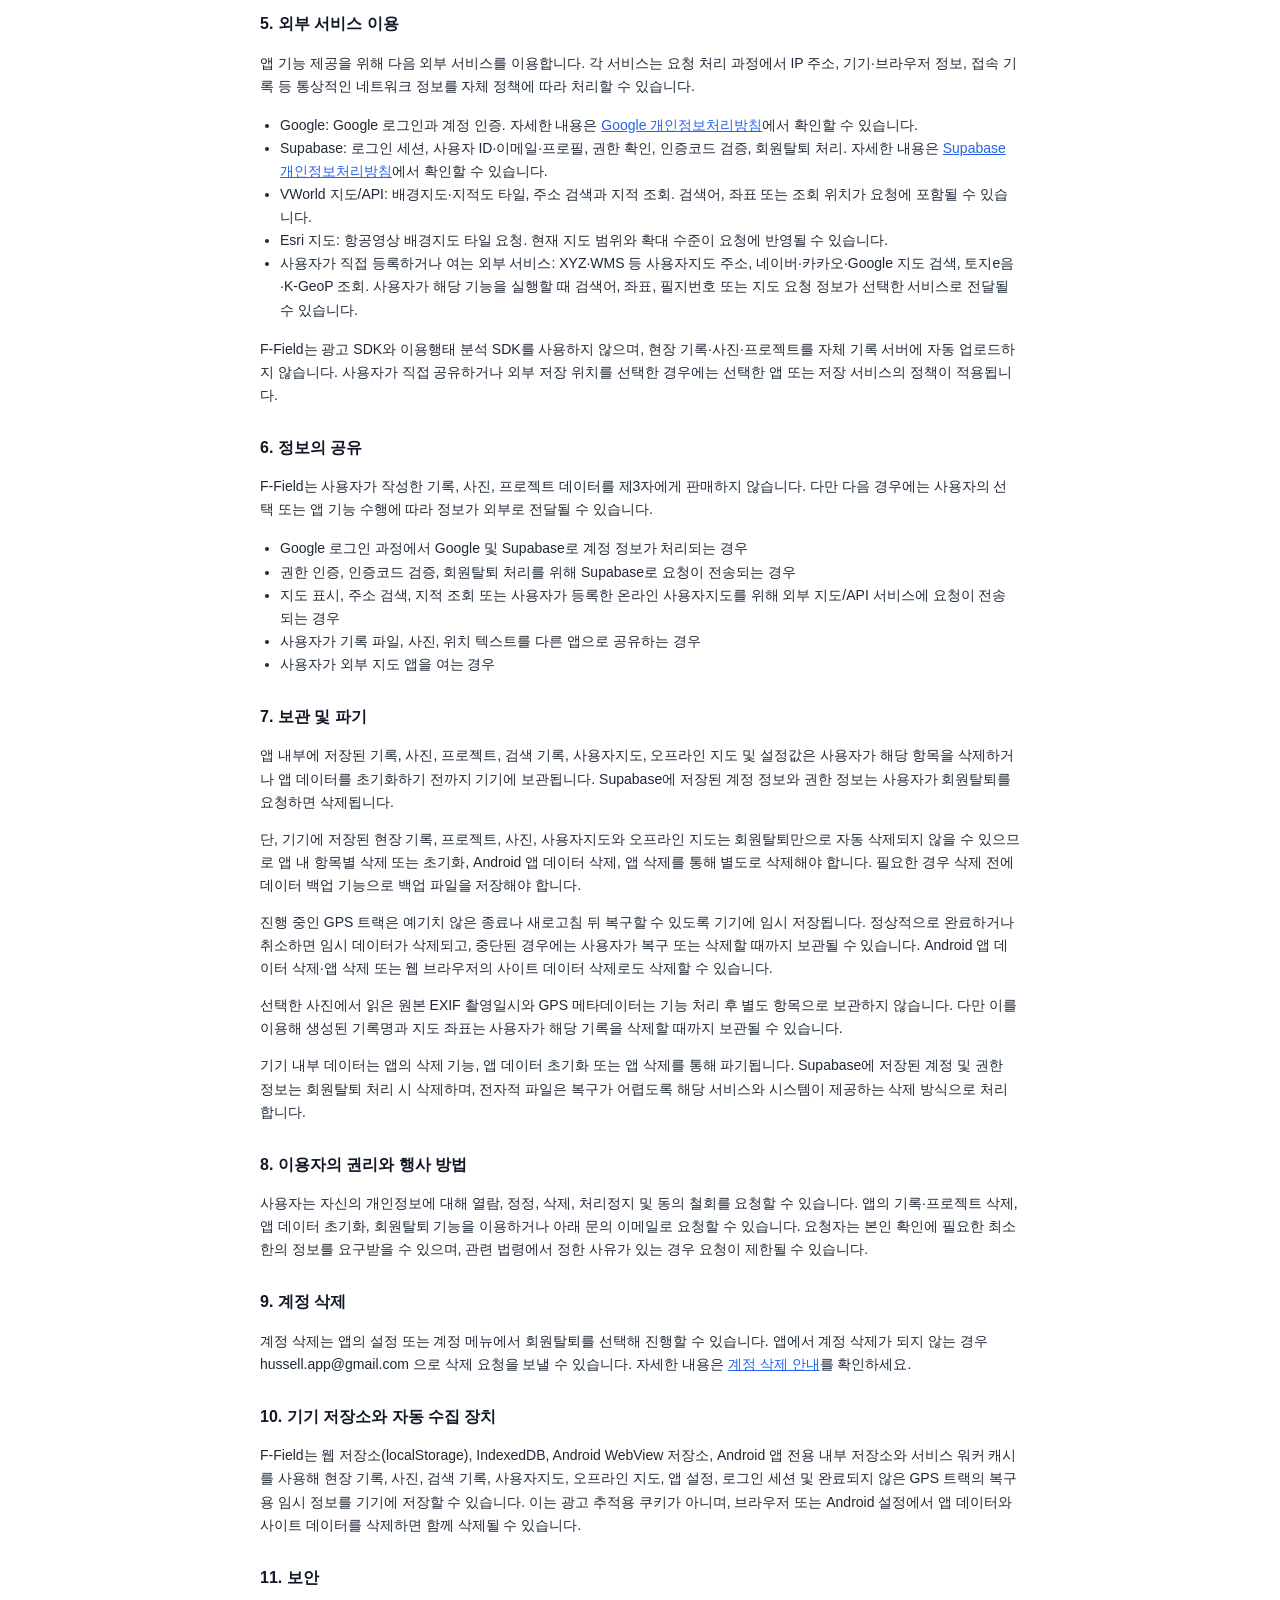
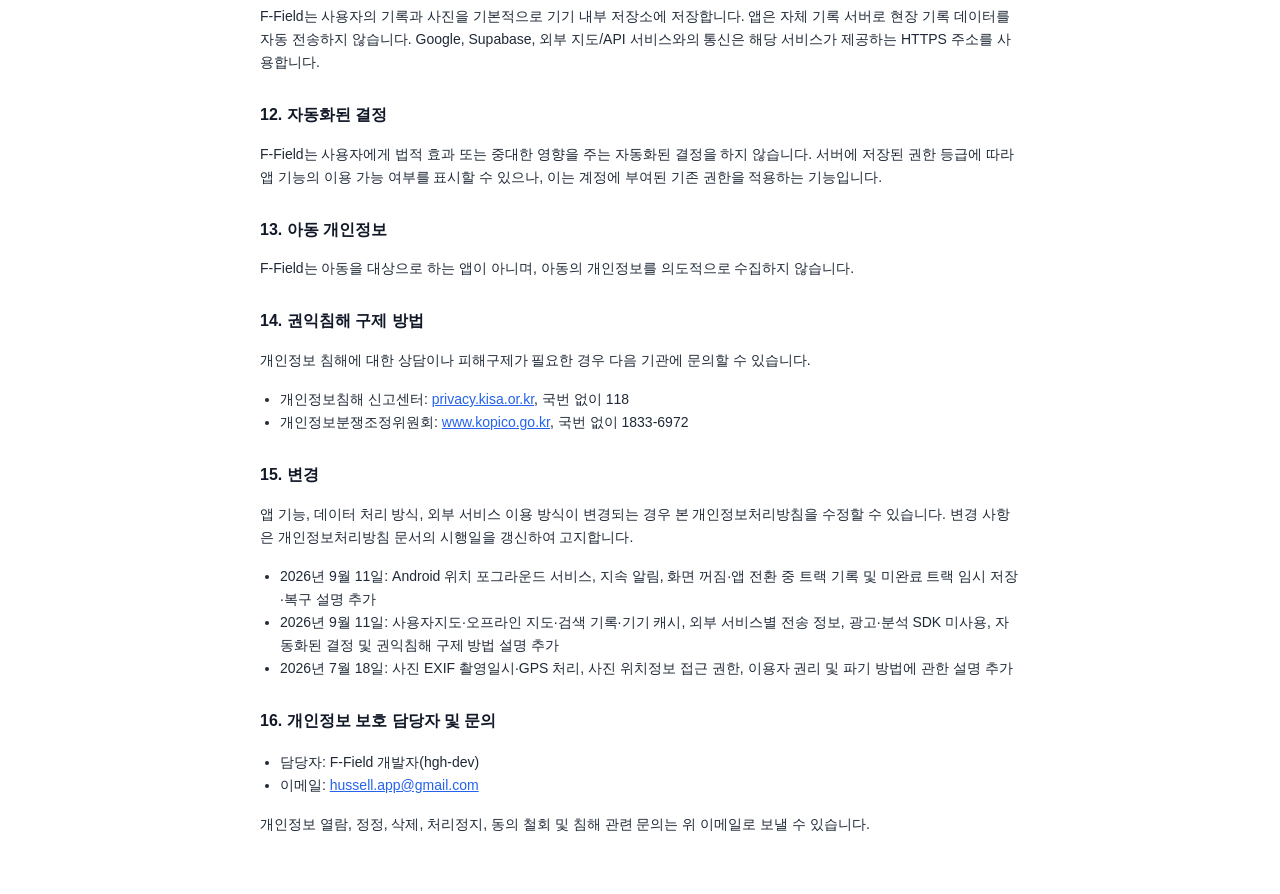
<file: privacy-policy.html>
<!doctype html>
<html lang="ko">

<head>
    <meta charset="utf-8">
    <meta name="viewport" content="width=device-width, initial-scale=1, viewport-fit=cover">
    <title>F-Field 개인정보처리방침</title>
    <style>
        body {
            margin: 0;
            padding: 28px 20px 48px;
            font-family: -apple-system, BlinkMacSystemFont, "Segoe UI", sans-serif;
            color: #1f2937;
            line-height: 1.65;
            background: #fff;
        }

        main {
            max-width: 760px;
            margin: 0 auto;
        }

        h1 {
            margin: 0 0 6px;
            font-size: 22px;
            line-height: 1.3;
            color: #111827;
        }

        h2 {
            margin: 28px 0 8px;
            font-size: 16px;
            color: #111827;
        }

        p,
        li {
            font-size: 14px;
        }

        .meta {
            margin: 0 0 24px;
            color: #6b7280;
            font-size: 13px;
        }

        ul {
            padding-left: 20px;
        }

        a {
            color: #2563eb;
        }
    </style>
</head>

<body>
    <main>
        <h1>F-Field 개인정보처리방침</h1>
        <p class="meta">시행일: 2026년 9월 11일</p>

        <p>F-Field는 현장 지도 확인, 위치 기록, 도형 기록, 사진 첨부, 파일 저장 및 불러오기 기능을 제공하는 앱입니다. 본 방침은 F-Field가 어떤 정보를 처리하고,
            어디에 저장하며, 사용자가 데이터를 어떻게 삭제할 수 있는지 설명합니다.</p>

        <h2>1. 개발자 정보</h2>
        <ul>
            <li>앱 이름: F-Field</li>
            <li>개발자: hgh-dev</li>
            <li>문의 이메일: <a href="mailto:hussell.app@gmail.com">hussell.app@gmail.com</a></li>
        </ul>

        <h2>2. 처리하는 정보</h2>
        <ul>
            <li>계정 정보: Google 로그인과 Supabase Auth를 통해 이메일 주소, 사용자 ID, 프로필 이름, 프로필 이미지 주소, 로그인 세션 정보가 처리될 수 있습니다.</li>
            <li>권한 및 인증 정보: 권한 확인을 위해 사용자 ID, 권한 등급, 권한 부여 출처, 인증코드 해시, 사용 여부, 만료일, 사용 시각이 Supabase에서 처리될 수 있습니다. 인증코드 원문은 저장하지 않습니다.</li>
            <li>위치정보: 현재 위치 표시, 현재 위치 이동, GPS 트랙 기록, 점/선/면 기록 중 현재 위치 좌표 추가, 내 위치 공유 텍스트 생성에 사용됩니다.</li>
            <li>트랙 복구 정보: 완료되지 않은 GPS 트랙의 좌표, 정확도, 기록시각과 화면 이탈 구간 등이 기기에 임시 저장될 수 있습니다.</li>
            <li>기록 데이터: 프로젝트 이름, 점/선/면 기록, 기록명, 메모, 스타일 정보, 검색 기록, 앱 설정값이 기기 내부에 저장될 수 있습니다.</li>
            <li>사진 및 파일: 사용자가 직접 선택하거나 촬영한 사진, GeoJSON, GPX, Shapefile, PMTiles, MBTiles 등 사용자가 직접 선택한 파일의 내용이 앱 기능에 사용될 수 있습니다.</li>
            <li>사용자지도 및 오프라인 지도: 사용자가 등록한 지도 이름·주소·스타일·표시 설정, 불러온 지도 파일, 사용자가 선택한 범위의 오프라인 지도 타일과 패키지 정보가 기기 내부에 저장될 수 있습니다.</li>
            <li>사진 메타데이터: 사진 기록 기능에서 사용자가 직접 선택한 사진에 촬영일시와 GPS 위치정보가 포함된 경우, 해당 정보를 기기에서 읽어 기본 기록명을 생성하고 사진 촬영 위치에 지도 기록을 배치할 수 있습니다.</li>
        </ul>

        <h2>3. 정보 사용 목적</h2>
        <ul>
            <li>지도 위 현재 위치와 현장 기록 표시</li>
            <li>GPS 트랙 및 현장 기록 생성</li>
            <li>Google 로그인, 권한 확인, 인증코드 검증</li>
            <li>기록 데이터 백업 및 복원</li>
            <li>사진이 첨부된 현장 기록 관리</li>
            <li>사진의 촬영일시를 이용한 기본 기록명 생성 및 사진 GPS 위치를 이용한 지도 기록 배치</li>
            <li>GeoJSON, GPX, Shapefile 등 외부 파일 불러오기 및 내보내기</li>
            <li>사용자지도 등록 및 사용자가 선택한 범위의 오프라인 지도 저장</li>
            <li>주소 검색, 지적 조회, 지도 표시</li>
            <li>앱 설정 저장 및 사용자 편의 기능 제공</li>
        </ul>

        <h2>4. 앱 권한 및 사진 메타데이터</h2>
        <ul>
            <li>위치 권한: 현재 위치 표시, 현위치 기록 및 GPS 트랙 기능을 사용할 때 요청할 수 있습니다.</li>
            <li>위치 포그라운드 서비스 권한(<code>FOREGROUND_SERVICE</code>, <code>FOREGROUND_SERVICE_LOCATION</code>): Android에서 사용자가 시작한 GPS 트랙을 화면이 꺼지거나 다른 앱을 사용하는 동안에도 계속 기록하기 위해 사용합니다.</li>
            <li>알림 권한(<code>POST_NOTIFICATIONS</code>): Android에서 GPS 트랙 진행 중임을 지속 알림으로 표시하고 알림에서 기록을 중지할 수 있도록 제공하기 위해 요청할 수 있습니다.</li>
            <li>사진 위치정보 접근 권한(<code>ACCESS_MEDIA_LOCATION</code>): Android 10 이상에서 사용자가 직접 선택한 사진의 원본 EXIF GPS 위치정보를 읽기 위해 요청할 수 있습니다.</li>
        </ul>
        <p>사진 위치정보 접근 권한을 거부해도 사진 선택과 일반적인 사진 첨부는 가능하지만, 사진의 GPS 위치를 이용한 자동 기록 배치 기능은 제한될 수 있습니다. F-Field는 기기의 전체 사진 보관함을 임의로 조회하지 않으며, Android 시스템 선택기에서 사용자가 직접 선택한 사진만 처리합니다.</p>
        <p>사진의 EXIF 촬영일시와 GPS 위치정보는 해당 기능을 수행하기 위해 기기에서 처리되며 자체 기록 서버로 전송되지 않습니다. 원본 EXIF 메타데이터 자체는 별도 데이터 항목으로 저장하지 않지만, 처리 결과로 생성된 기록명과 좌표는 해당 현장 기록의 일부로 기기에 저장될 수 있습니다.</p>
        <p>Android 앱에서 사용자가 트랙 기록을 직접 시작하면 위치 포그라운드 서비스가 실행됩니다. 화면을 끄거나 다른 앱을 사용해도 지속 알림이 표시되는 동안 위치정보를 처리하여 트랙을 계속 기록할 수 있습니다. 트랙 완료·취소 또는 알림의 중지 버튼을 선택하면 이 처리를 중지합니다. F-Field는 <code>ACCESS_BACKGROUND_LOCATION</code>(항상 허용) 권한을 요청하지 않습니다.</p>
        <p>웹에서는 브라우저가 페이지의 위치 접근을 허용하는 동안에만 기록합니다. 화면을 끄거나 다른 앱으로 이동하면 브라우저 또는 운영체제 정책에 따라 위치 수신이 중단될 수 있습니다.</p>

        <h2>5. 외부 서비스 이용</h2>
        <p>앱 기능 제공을 위해 다음 외부 서비스를 이용합니다. 각 서비스는 요청 처리 과정에서 IP 주소, 기기·브라우저 정보, 접속 기록 등 통상적인 네트워크 정보를 자체 정책에 따라 처리할 수 있습니다.</p>
        <ul>
            <li>Google: Google 로그인과 계정 인증. 자세한 내용은 <a href="https://policies.google.com/privacy">Google 개인정보처리방침</a>에서 확인할 수 있습니다.</li>
            <li>Supabase: 로그인 세션, 사용자 ID·이메일·프로필, 권한 확인, 인증코드 검증, 회원탈퇴 처리. 자세한 내용은 <a href="https://supabase.com/privacy">Supabase 개인정보처리방침</a>에서 확인할 수 있습니다.</li>
            <li>VWorld 지도/API: 배경지도·지적도 타일, 주소 검색과 지적 조회. 검색어, 좌표 또는 조회 위치가 요청에 포함될 수 있습니다.</li>
            <li>Esri 지도: 항공영상 배경지도 타일 요청. 현재 지도 범위와 확대 수준이 요청에 반영될 수 있습니다.</li>
            <li>사용자가 직접 등록하거나 여는 외부 서비스: XYZ·WMS 등 사용자지도 주소, 네이버·카카오·Google 지도 검색, 토지e음·K-GeoP 조회. 사용자가 해당 기능을 실행할 때 검색어, 좌표, 필지번호 또는 지도 요청 정보가 선택한 서비스로 전달될 수 있습니다.</li>
        </ul>
        <p>F-Field는 광고 SDK와 이용행태 분석 SDK를 사용하지 않으며, 현장 기록·사진·프로젝트를 자체 기록 서버에 자동 업로드하지 않습니다. 사용자가 직접 공유하거나 외부 저장 위치를 선택한 경우에는 선택한 앱 또는 저장 서비스의 정책이 적용됩니다.</p>

        <h2>6. 정보의 공유</h2>
        <p>F-Field는 사용자가 작성한 기록, 사진, 프로젝트 데이터를 제3자에게 판매하지 않습니다. 다만 다음 경우에는 사용자의 선택 또는 앱 기능 수행에 따라 정보가 외부로 전달될 수
            있습니다.</p>
        <ul>
            <li>Google 로그인 과정에서 Google 및 Supabase로 계정 정보가 처리되는 경우</li>
            <li>권한 인증, 인증코드 검증, 회원탈퇴 처리를 위해 Supabase로 요청이 전송되는 경우</li>
            <li>지도 표시, 주소 검색, 지적 조회 또는 사용자가 등록한 온라인 사용자지도를 위해 외부 지도/API 서비스에 요청이 전송되는 경우</li>
            <li>사용자가 기록 파일, 사진, 위치 텍스트를 다른 앱으로 공유하는 경우</li>
            <li>사용자가 외부 지도 앱을 여는 경우</li>
        </ul>

        <h2>7. 보관 및 파기</h2>
        <p>앱 내부에 저장된 기록, 사진, 프로젝트, 검색 기록, 사용자지도, 오프라인 지도 및 설정값은 사용자가 해당 항목을 삭제하거나 앱 데이터를 초기화하기 전까지 기기에 보관됩니다. Supabase에 저장된 계정 정보와 권한 정보는 사용자가
            회원탈퇴를 요청하면 삭제됩니다.</p>
        <p>단, 기기에 저장된 현장 기록, 프로젝트, 사진, 사용자지도와 오프라인 지도는 회원탈퇴만으로 자동 삭제되지 않을 수 있으므로 앱 내 항목별 삭제 또는 초기화, Android 앱 데이터 삭제, 앱 삭제를 통해
            별도로 삭제해야 합니다. 필요한 경우 삭제 전에 데이터 백업 기능으로 백업 파일을 저장해야 합니다.</p>
        <p>진행 중인 GPS 트랙은 예기치 않은 종료나 새로고침 뒤 복구할 수 있도록 기기에 임시 저장됩니다. 정상적으로 완료하거나 취소하면 임시 데이터가 삭제되고, 중단된 경우에는 사용자가 복구 또는 삭제할 때까지 보관될 수 있습니다. Android 앱 데이터 삭제·앱 삭제 또는 웹 브라우저의 사이트 데이터 삭제로도 삭제할 수 있습니다.</p>
        <p>선택한 사진에서 읽은 원본 EXIF 촬영일시와 GPS 메타데이터는 기능 처리 후 별도 항목으로 보관하지 않습니다. 다만 이를 이용해 생성된 기록명과 지도 좌표는 사용자가 해당 기록을 삭제할 때까지 보관될 수 있습니다.</p>
        <p>기기 내부 데이터는 앱의 삭제 기능, 앱 데이터 초기화 또는 앱 삭제를 통해 파기됩니다. Supabase에 저장된 계정 및 권한 정보는 회원탈퇴 처리 시 삭제하며, 전자적 파일은 복구가 어렵도록 해당 서비스와 시스템이 제공하는 삭제 방식으로 처리합니다.</p>

        <h2>8. 이용자의 권리와 행사 방법</h2>
        <p>사용자는 자신의 개인정보에 대해 열람, 정정, 삭제, 처리정지 및 동의 철회를 요청할 수 있습니다. 앱의 기록·프로젝트 삭제, 앱 데이터 초기화, 회원탈퇴 기능을 이용하거나 아래 문의 이메일로 요청할 수 있습니다. 요청자는 본인 확인에 필요한 최소한의 정보를 요구받을 수 있으며, 관련 법령에서 정한 사유가 있는 경우 요청이 제한될 수 있습니다.</p>

        <h2>9. 계정 삭제</h2>
        <p>계정 삭제는 앱의 설정 또는 계정 메뉴에서 회원탈퇴를 선택해 진행할 수 있습니다. 앱에서 계정 삭제가 되지 않는 경우 hussell.app@gmail.com 으로 삭제 요청을 보낼 수
            있습니다. 자세한 내용은 <a href="./account-deletion.html">계정 삭제 안내</a>를 확인하세요.</p>

        <h2>10. 기기 저장소와 자동 수집 장치</h2>
        <p>F-Field는 웹 저장소(localStorage), IndexedDB, Android WebView 저장소, Android 앱 전용 내부 저장소와 서비스 워커 캐시를 사용해 현장 기록, 사진, 검색 기록, 사용자지도, 오프라인 지도, 앱 설정, 로그인 세션 및 완료되지 않은 GPS 트랙의 복구용 임시 정보를 기기에 저장할 수 있습니다. 이는 광고 추적용 쿠키가 아니며, 브라우저 또는 Android 설정에서 앱 데이터와 사이트 데이터를 삭제하면 함께 삭제될 수 있습니다.</p>

        <h2>11. 보안</h2>
        <p>F-Field는 사용자의 기록과 사진을 기본적으로 기기 내부 저장소에 저장합니다. 앱은 자체 기록 서버로 현장 기록 데이터를 자동 전송하지 않습니다. Google, Supabase, 외부 지도/API 서비스와의 통신은 해당 서비스가 제공하는 HTTPS 주소를 사용합니다.</p>

        <h2>12. 자동화된 결정</h2>
        <p>F-Field는 사용자에게 법적 효과 또는 중대한 영향을 주는 자동화된 결정을 하지 않습니다. 서버에 저장된 권한 등급에 따라 앱 기능의 이용 가능 여부를 표시할 수 있으나, 이는 계정에 부여된 기존 권한을 적용하는 기능입니다.</p>

        <h2>13. 아동 개인정보</h2>
        <p>F-Field는 아동을 대상으로 하는 앱이 아니며, 아동의 개인정보를 의도적으로 수집하지 않습니다.</p>

        <h2>14. 권익침해 구제 방법</h2>
        <p>개인정보 침해에 대한 상담이나 피해구제가 필요한 경우 다음 기관에 문의할 수 있습니다.</p>
        <ul>
            <li>개인정보침해 신고센터: <a href="https://privacy.kisa.or.kr/">privacy.kisa.or.kr</a>, 국번 없이 118</li>
            <li>개인정보분쟁조정위원회: <a href="https://www.kopico.go.kr/">www.kopico.go.kr</a>, 국번 없이 1833-6972</li>
        </ul>

        <h2>15. 변경</h2>
        <p>앱 기능, 데이터 처리 방식, 외부 서비스 이용 방식이 변경되는 경우 본 개인정보처리방침을 수정할 수 있습니다. 변경 사항은 개인정보처리방침 문서의 시행일을 갱신하여 고지합니다.</p>
        <ul>
            <li>2026년 9월 11일: Android 위치 포그라운드 서비스, 지속 알림, 화면 꺼짐·앱 전환 중 트랙 기록 및 미완료 트랙 임시 저장·복구 설명 추가</li>
            <li>2026년 9월 11일: 사용자지도·오프라인 지도·검색 기록·기기 캐시, 외부 서비스별 전송 정보, 광고·분석 SDK 미사용, 자동화된 결정 및 권익침해 구제 방법 설명 추가</li>
            <li>2026년 7월 18일: 사진 EXIF 촬영일시·GPS 처리, 사진 위치정보 접근 권한, 이용자 권리 및 파기 방법에 관한 설명 추가</li>
        </ul>

        <h2>16. 개인정보 보호 담당자 및 문의</h2>
        <ul>
            <li>담당자: F-Field 개발자(hgh-dev)</li>
            <li>이메일: <a href="mailto:hussell.app@gmail.com">hussell.app@gmail.com</a></li>
        </ul>
        <p>개인정보 열람, 정정, 삭제, 처리정지, 동의 철회 및 침해 관련 문의는 위 이메일로 보낼 수 있습니다.</p>
    </main>
</body>

</html>
</file>
